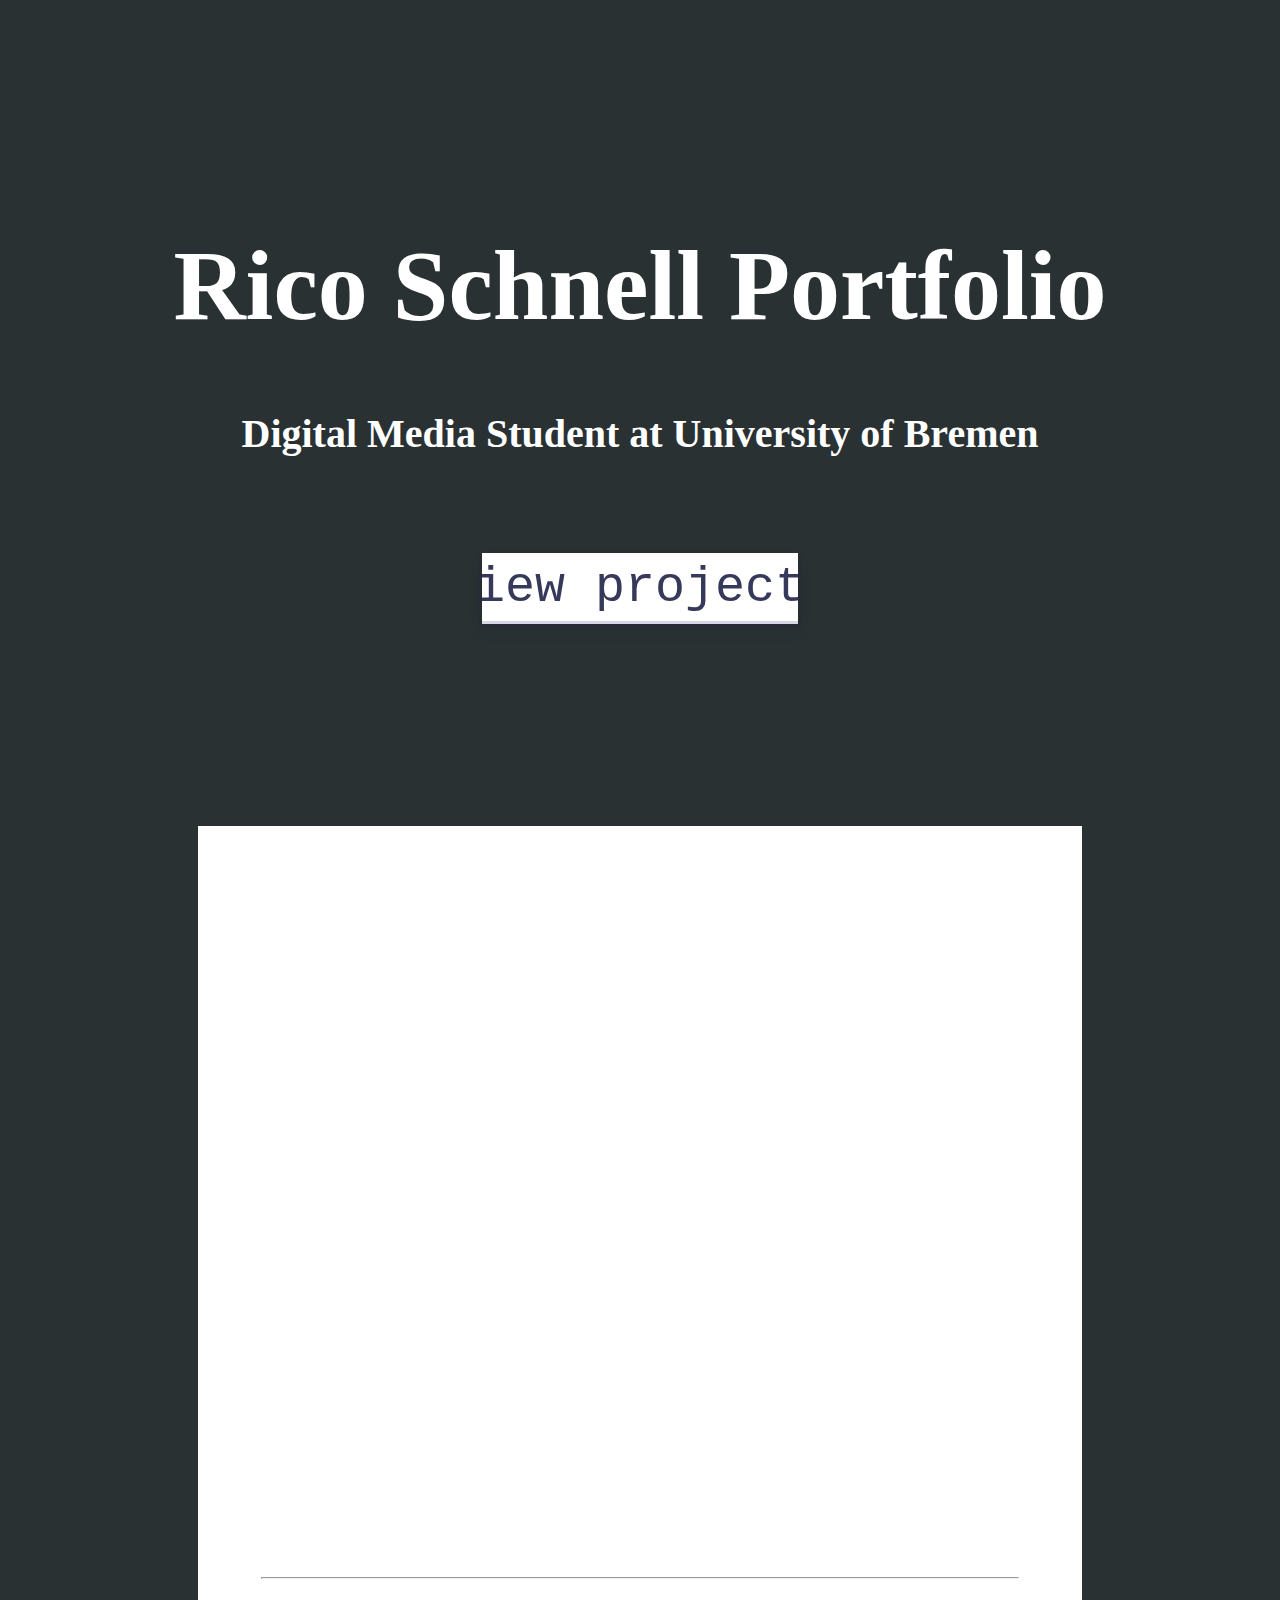
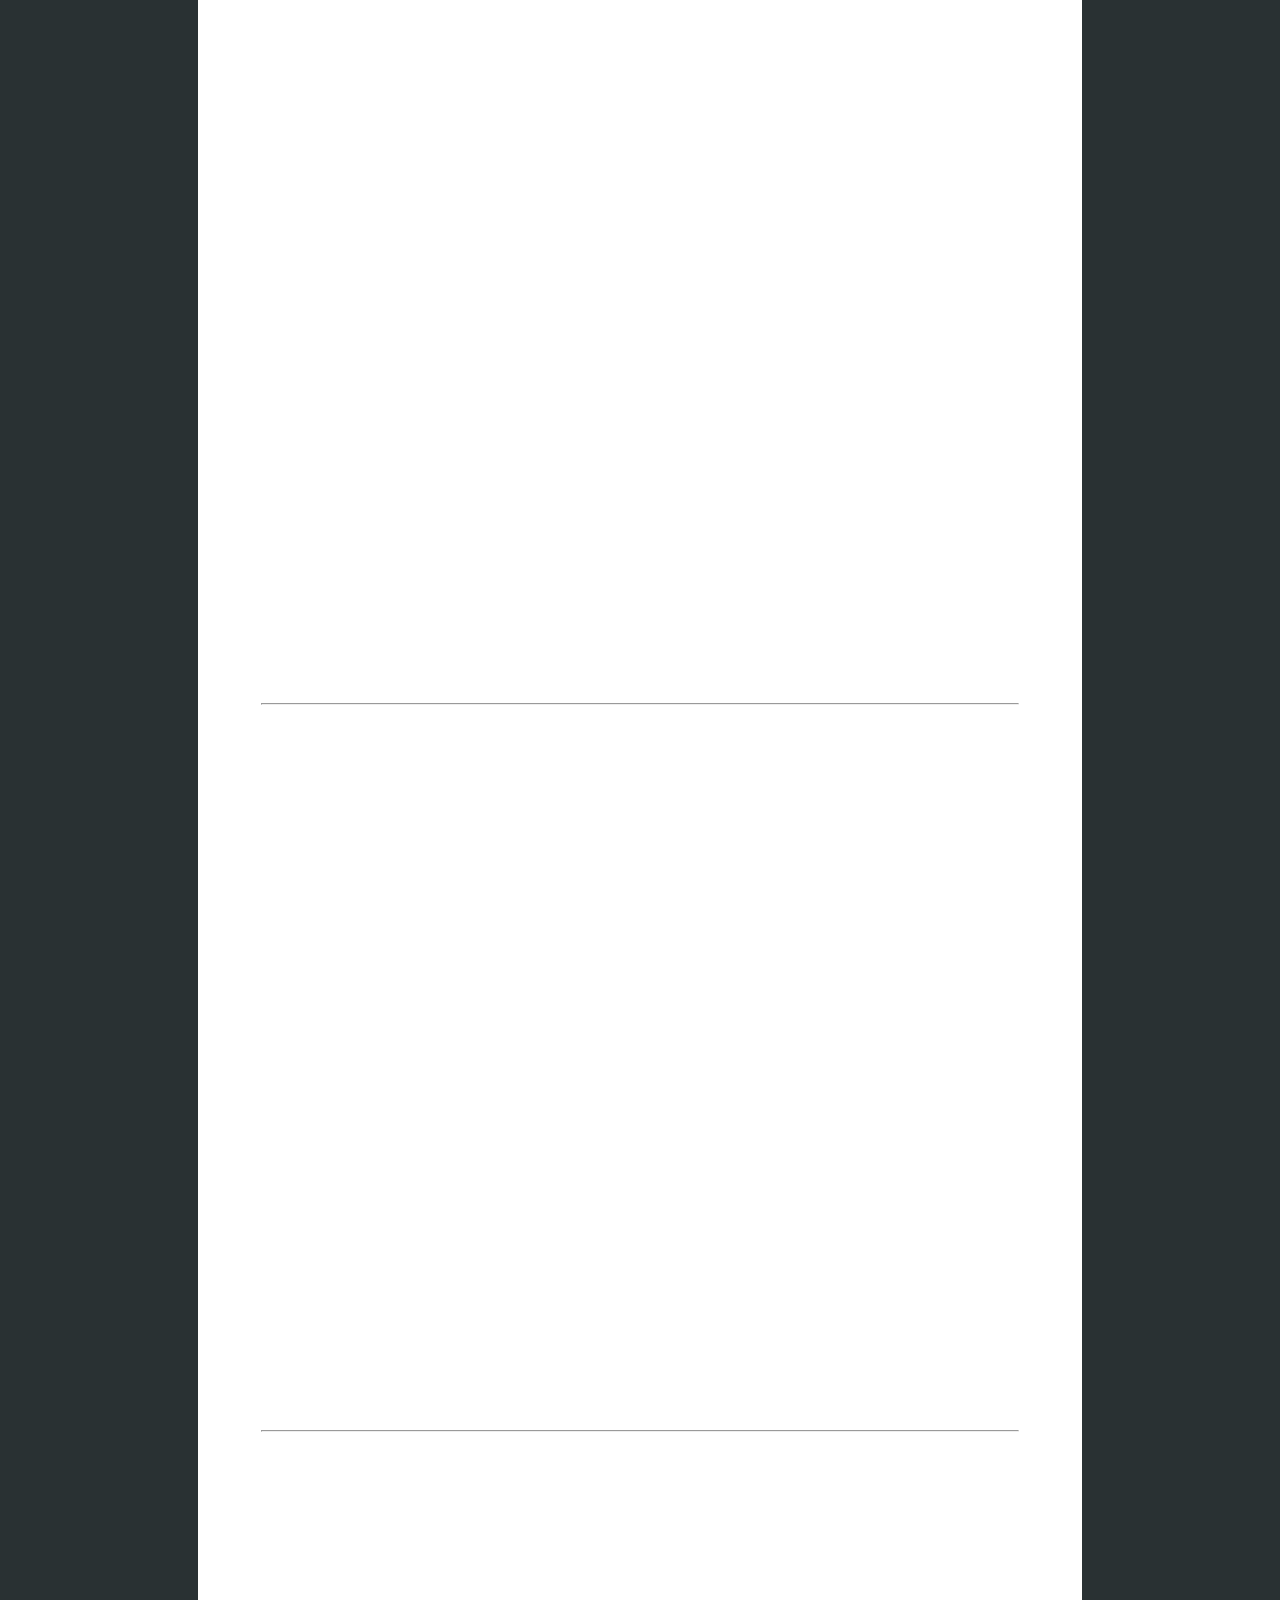
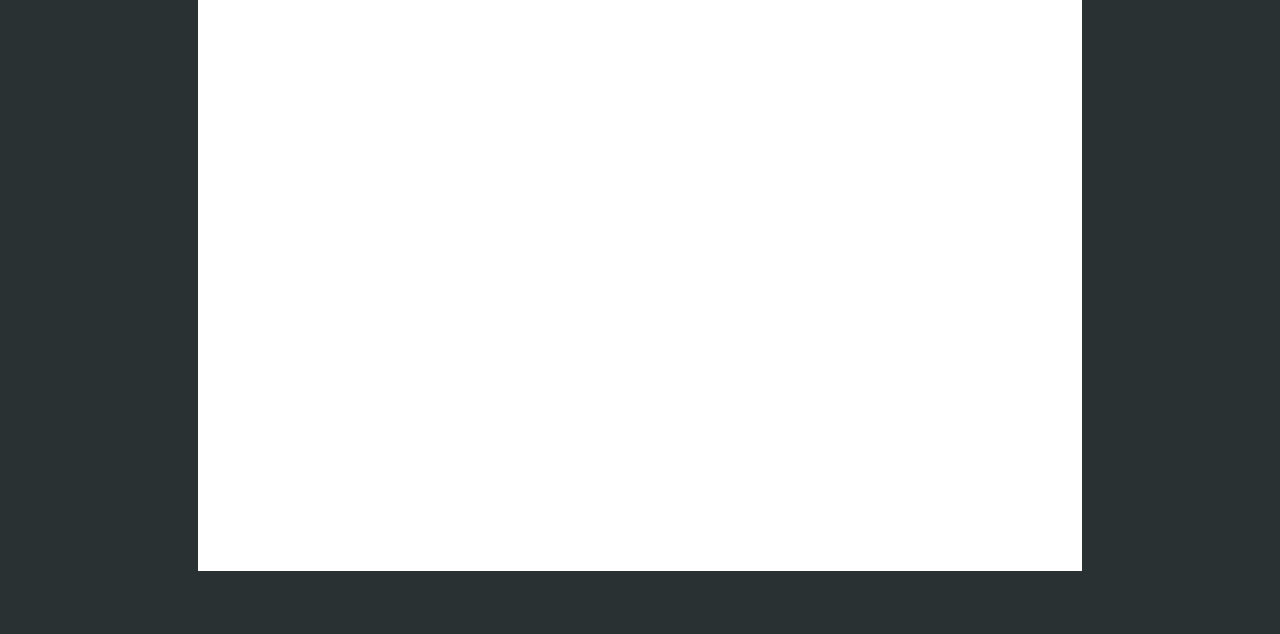
<file: index.html>
<html>
    <head>
        <title>
            Rico Schnell Portfolio
        </title>
        <meta charset="utf-8"/>
        <link rel="stylesheet" href="css/main.css"/>
        <link rel="stylesheet" href="https://cdnjs.cloudflare.com/ajax/libs/font-awesome/4.7.0/css/font-awesome.min.css">
        <script src="js/main.js" defer></script>
    </head>
    <body>
        <div id="intro" class="fade-in">
            <h1>Rico Schnell Portfolio</h1>
            <h2>Digital Media Student at University of Bremen</h2>
            <button style="margin-top: 5%;font-size: 50px;height:8% ;background-color: white; width: 25%; border-radius: 0%;" class="button-30" onClick="document.getElementById('main').scrollIntoView();"><a>view projects</a></button>
        </div>
        <div id="main">
            <button onclick="topFunction()" id="topButton" title="Go to top">Top</button>
            <br/>
            <div id="row" class="animation">
                <article id="left">
                    <h2 id="date">Summer 2021</h2>
                    <h3>
                        Bachelor Project
                        <a href="articleBachelorProject.html"> <img src="images/Horror.png"> </a>
                    </h3>            
                    <p>
                        In this project we developed a Horror Game at the University of Bremen in Unreal Engine 4. We learned several things about Game Development and working efficiently as a team
                    </p>
                    <h3>
                        <a href="articleBachelorProject.html">
                            <button class="button-30" role="button">View Project</button>
                        </a>
                    </h3>
                </article>
                <article id="right">
                    <h2 id="date">Winter 23/24</h2>
                    <h3>
                        Morse Code App
                        <a href="articleMorse.html"><img src="images/DitDahSearchFriend.png"></a>
                    </h3>
                    <p>
                        This is an App developed by me and two other students in a University 
                        module called Mobile App Development. 
                        Its main emphasis lied on developing an App with Flutter and Dart. 
                        But we also learned several things about UI/UX and about managing user 
                        data in a database.
                    </p>
                    <h3>
                        <a href="articleMorse.html">
                            <button class="button-30" role="button">View Project</button>
                        </a>
                    </h3>
                </article>
            </div>
            <hr>
            <div id="row" class="animation">
                <article id="left">
                    <h2 id="date"></h2>
                    <h3>
                        Working with servers
                        <img src="images/3682314_original.png">
                    </h3>
                    <p>
                        In another module at university I and another student developed 
                        a web application for a small web shop that needed to work with PHP 
                        and Javascript.
                        
                    </p>
                    <!--
                    <h3>
                        <a href="articleServers.html">
                            <button class="button-30" role="button">View Project</button>
                        </a>
                    </h3>
                    -->
                    
                    
                </article>
                <article id="right">
                    <h2 id="date"></h2>
                    <h3>
                        <a href="articleFigma.html" style="text-decoration: none;color: black;">
                            Prototyping with Figma
                        
                            <img src="images/smartphone 4.png">
                        </a>
                    </h3>
                    <p>
                        In several modules at university I gained experience with the 
                        prototyping software called Figma.
                    </p>
                    <h3>
                        <a href="articleFigma.html">
                            <button class="button-30" role="button">View Project</button>
                        </a>
                    </h3>
                </article>
            </div>
            <hr>
            <div id="row" class="animation">
                <article id="left">
                    <h2 id="date">Summer 2020</h2>
                    <h3>
                        Game Design in Media Project
                        <br>
                        <a href="articleMediaProject.html"> <img src="images/MediaProject.png" > </a>
                    </h3>
                    <p>
                        In the Module Media Project my team and I also developed a 
                        video game in Unreal Engine 4.
                    </p>
                    <h3>
                        <a href="articleMediaProject.html">
                            <button class="button-30" role="button">View Project</button>
                        </a>
                    </h3>
                </article>
                <article id="right">
                    <h2 id="date">Summer 2019</h2>
                    <h3>
                        Design Basics
                        <a href="articleDesignBasics.html">
                            <img src="images/fonts.png">
                        </a>
                    </h3>
                    <p>
                        In "Gestalterische Grundlagen 1" we had to develop a new 
                        font and used "Siebdruck" to display it at the end.
                    </p>
                    <h3>
                        <a href="articleDesignBasics.html">
                            <button class="button-30" role="button">View Project</button>
                        </a>
                    </h3>
                </article>
            </div>
            <hr>
            <div id="row" class="animation">
                <article id="middle">
                    <h2 id="date">June 20, 2023</h2>
                    <h3>
                        Bachelor Thesis: the Vanishing of Attention in the
                        Digital Revolution
                        <br>
                        <a href="articleBachelorThesis.html"> <img src="images/socialMediaThumbnail.png"> </a>

                    </h3>
                    <p>
                        My Bachelor's Thesis was conducted about the effects of Digital Media on the attention(-span)
                        of its users. 
                    </p>
                    <h3>
                        <a href="articleBachelorThesis.html">
                            <button class="button-30" role="button">View Project</button>
                        </a>
                    </h3>
                </article>    
            </div>
        </div>
    </body>
</html>
</file>
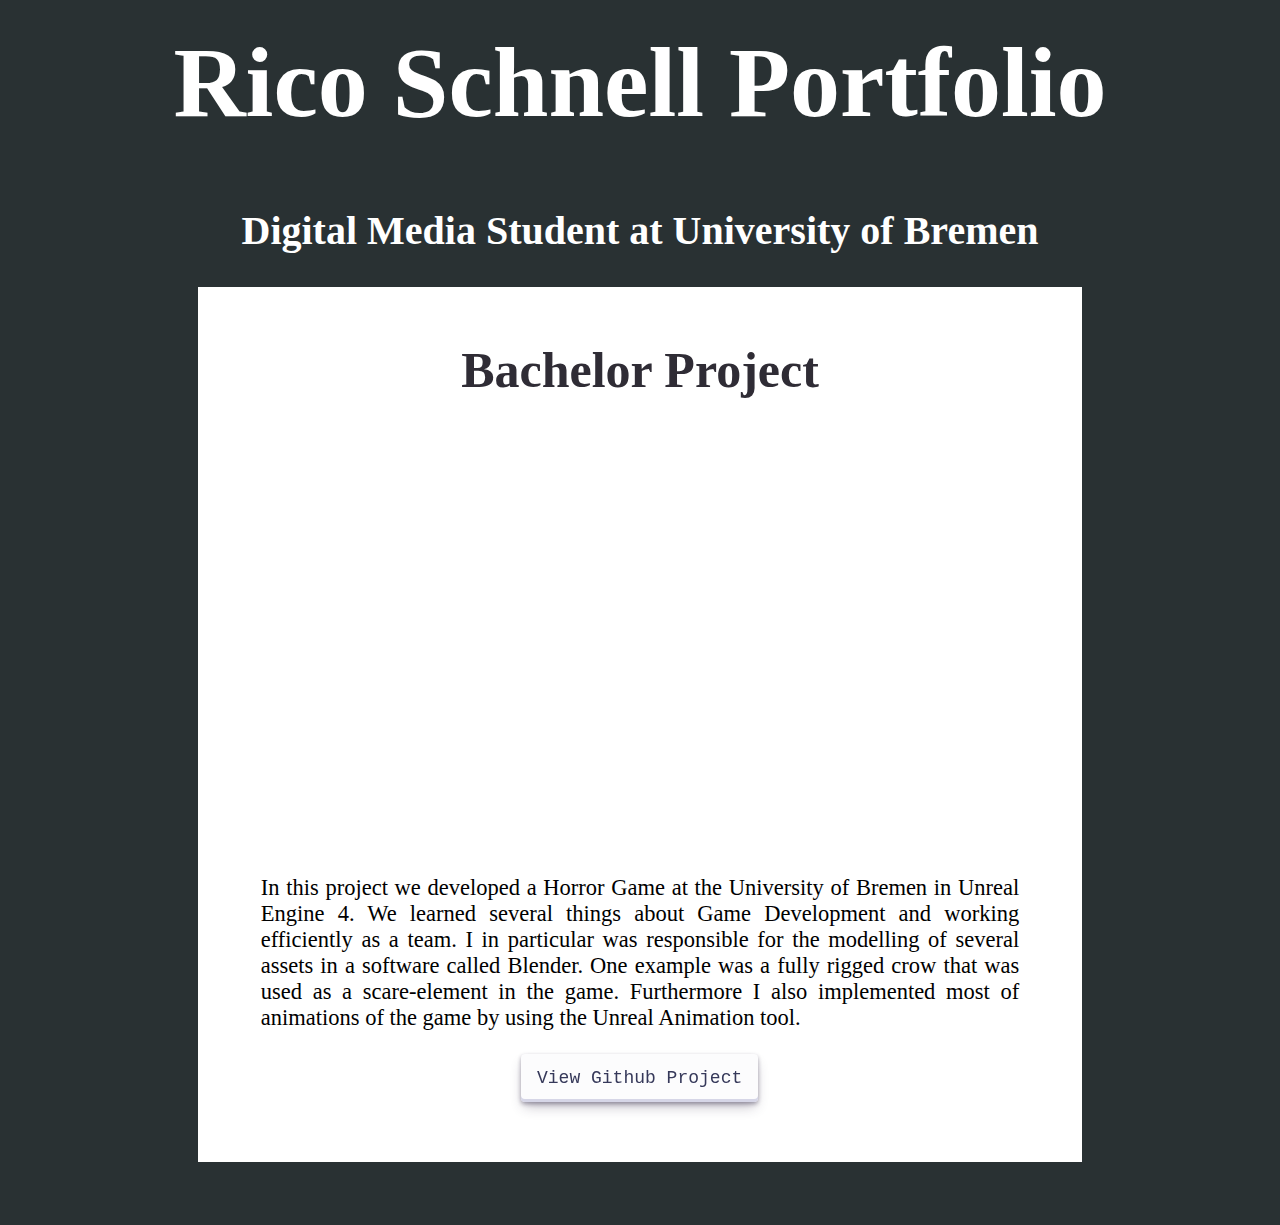
<file: articleBachelorProject.html>
<html>
    <head>
        <title>
            Rico Schnell Portfolio
        </title>
        <meta charset="utf-8"/>
        <link rel="stylesheet" href="css/article.css"/>

    </head>
    <body>
        <div id="intro">
            <a href="index.html" style="text-decoration: none; color:white">
                <h1>Rico Schnell Portfolio</h1>
                <h2>Digital Media Student at University of Bremen</h2>
            </a>
            
        </div>
        <div id="main">
            <div id="row">
                <article id="middle" class="main">
                    <h3 class="main">
                        Bachelor Project
                        <!--
                        <iframe width="745" height="345" src="https://www.youtube.com/embed/fHV3Noip2PU" title="Forgotten Darkness Trailer" frameborder="0" allow="accelerometer; autoplay; clipboard-write; encrypted-media; gyroscope; picture-in-picture; web-share" referrerpolicy="strict-origin-when-cross-origin" allowfullscreen></iframe>
                        -->
                        <div class="video-container">
                            <iframe width="560" height="315" src="https://www.youtube.com/embed/fHV3Noip2PU" frameborder="0" allow="accelerometer; autoplay; encrypted-media; gyroscope; picture-in-picture" allowfullscreen></iframe>
                        </div>
                    </h3>
                    <p>
                        In this project we developed a Horror Game at the University of Bremen 
                        in Unreal Engine 4. We learned several things about Game Development 
                        and working efficiently as a team.
                        I in particular was responsible for the modelling of several assets in a 
                        software called Blender. One example was a fully rigged crow that was used 
                        as a scare-element in the game. Furthermore I also implemented most of <thead>
                        animations of the game by using the Unreal Animation tool.
                        </thead>
                    </p>
                    <h3>
                        <a href="https://github.com/michaelcegielka/Alptraum" target="_blank">
                            <button class="button-30">View Github Project</button>
                        </a>
                    </h3>
                    
                </article>
            </div>
        </div>
      
        
    </body>
</html>
</file>
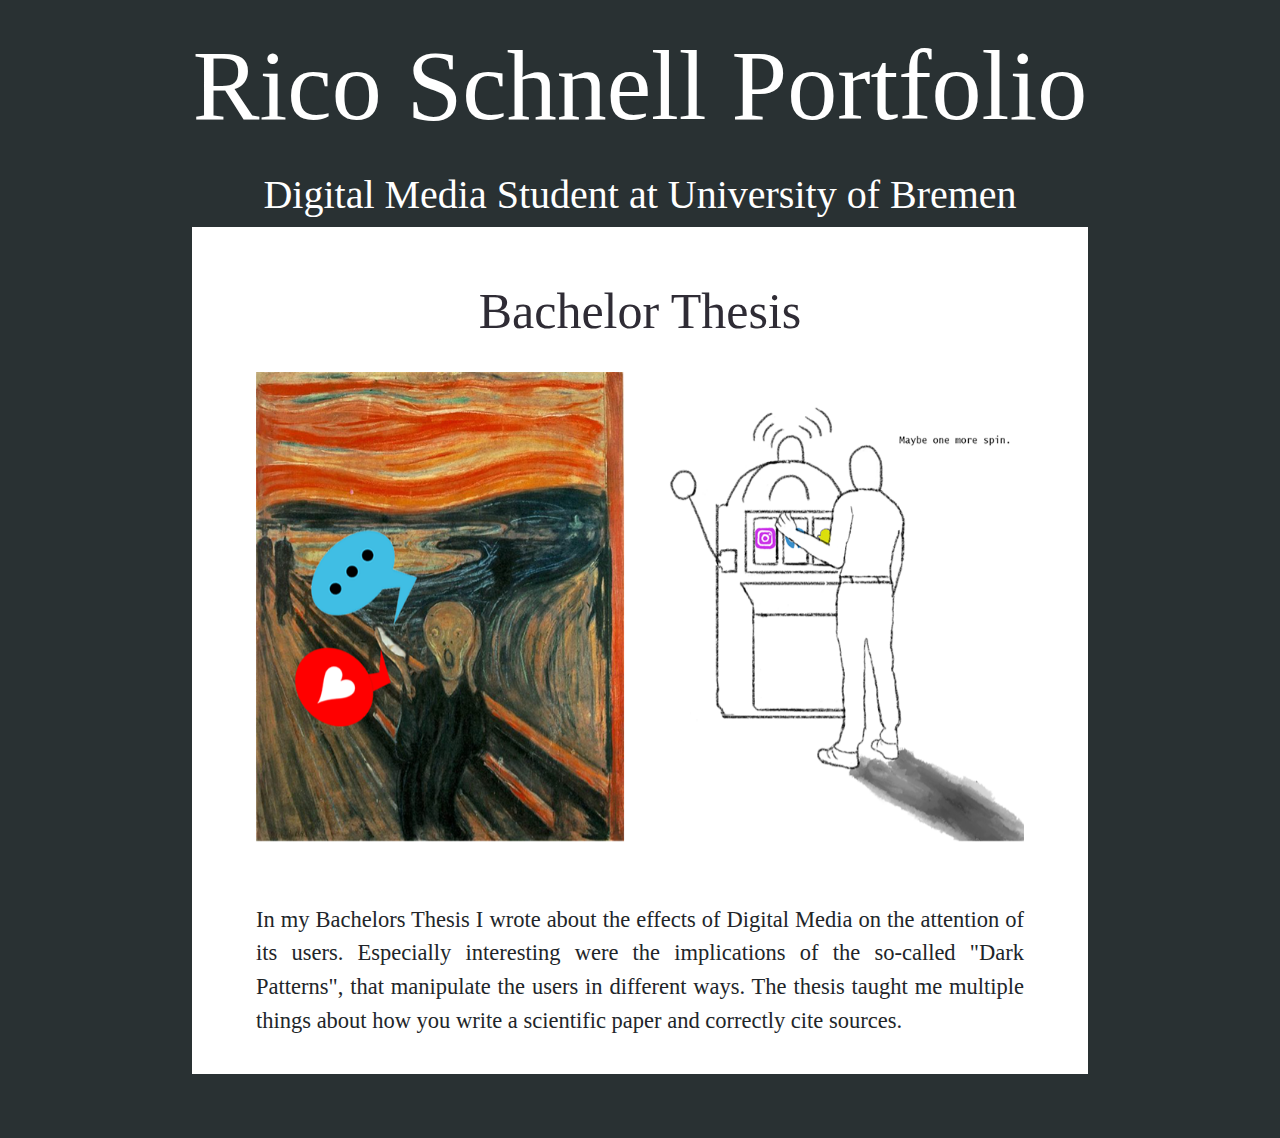
<file: articleBachelorThesis.html>
<html>
    <head>
        <title>
            Rico Schnell Portfolio
        </title>
        <meta charset="utf-8"/>
        <script src="https://cdn.jsdelivr.net/npm/bootstrap@5.3.3/dist/js/bootstrap.bundle.min.js" integrity="sha384-YvpcrYf0tY3lHB60NNkmXc5s9fDVZLESaAA55NDzOxhy9GkcIdslK1eN7N6jIeHz" crossorigin="anonymous"></script>
        <link href="https://cdn.jsdelivr.net/npm/bootstrap@5.3.3/dist/css/bootstrap.min.css" rel="stylesheet" integrity="sha384-QWTKZyjpPEjISv5WaRU9OFeRpok6YctnYmDr5pNlyT2bRjXh0JMhjY6hW+ALEwIH" crossorigin="anonymous">
        <link rel="stylesheet" href="css/article.css"/>

    </head>
    <body>
        <div id="intro">
            <a href="index.html" style="text-decoration: none; color:white">
                <h1>Rico Schnell Portfolio</h1>
                <h2>Digital Media Student at University of Bremen</h2>
            </a>
            
        </div>
        <div id="main">
            <div id="row">
                <article id="middle" class="main" >
                    <h3 class="main">
                        Bachelor Thesis
                        
                        <div id="carouselExample" class="carousel carousel-dark slide">
                            <div class="carousel-inner">
                              <div class="carousel-item active">
                                <img src="images/socialMediaThumbnail.png" class="d-block w-100" alt="...">
                              </div>
                             
                            </div>             
                    </h3>
                    
                    <p>
                       In my Bachelors Thesis I wrote about the effects of Digital Media 
                       on the attention of its users. Especially interesting were the 
                       implications of the so-called "Dark Patterns", that manipulate the 
                       users in different ways.
                       The thesis taught me multiple things about how you write a scientific
                       paper and correctly cite sources. 
                    </p>
                </article>
            </div>
        </div>
    </body>
</html>
</file>
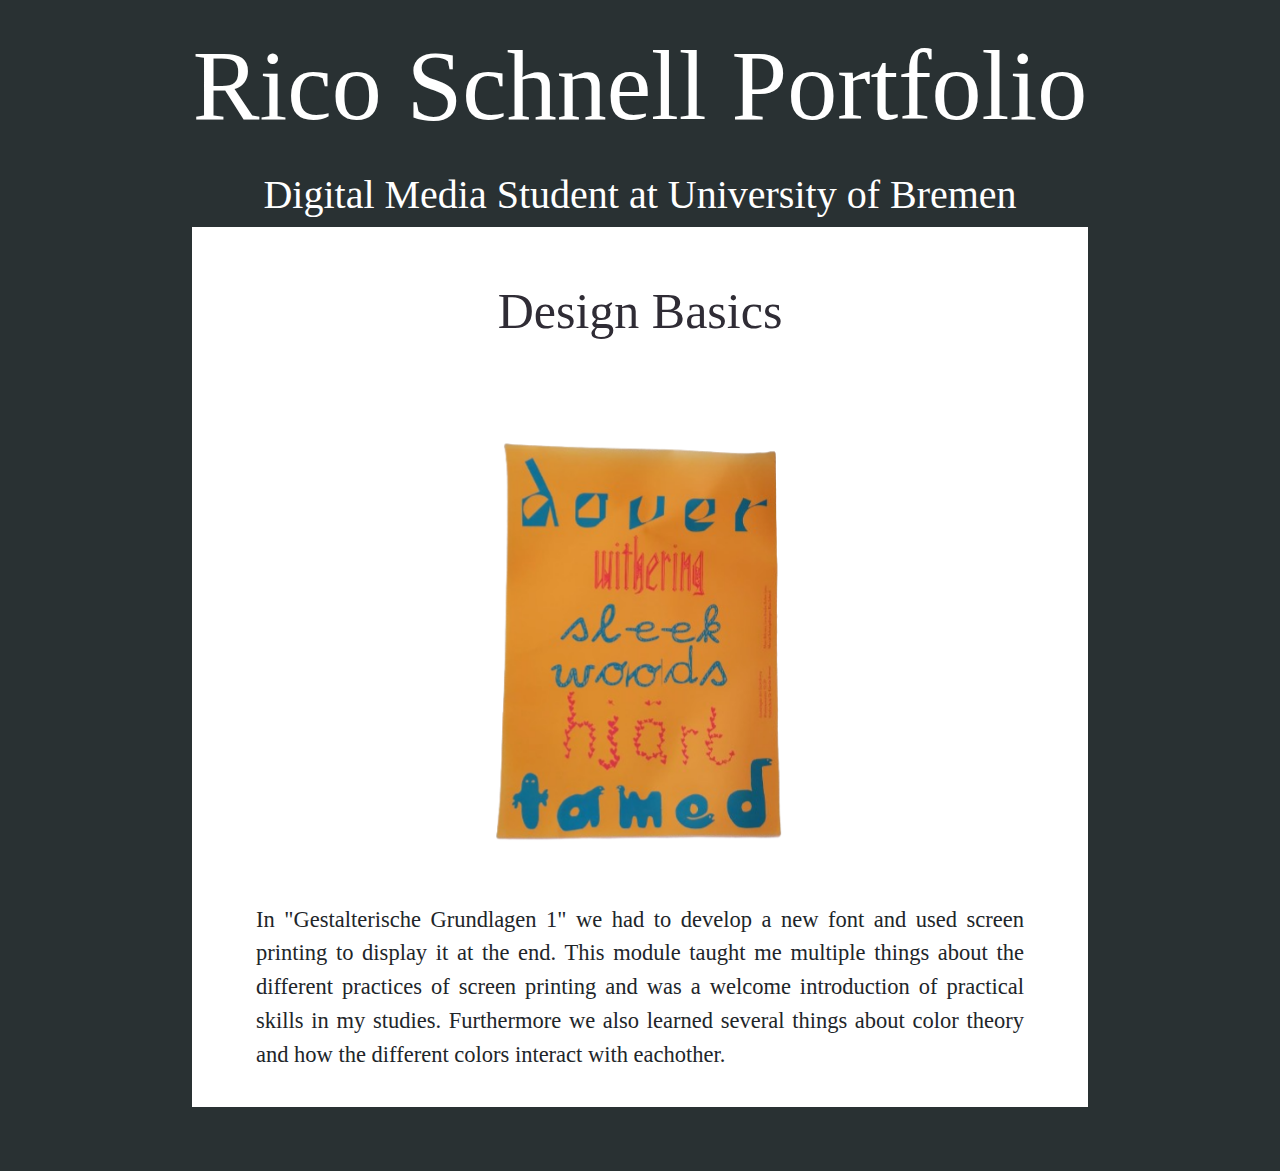
<file: articleDesignBasics.html>
<html>
    <head>
        <title>
            Rico Schnell Portfolio
        </title>
        <meta charset="utf-8"/>
        <script src="https://cdn.jsdelivr.net/npm/bootstrap@5.3.3/dist/js/bootstrap.bundle.min.js" integrity="sha384-YvpcrYf0tY3lHB60NNkmXc5s9fDVZLESaAA55NDzOxhy9GkcIdslK1eN7N6jIeHz" crossorigin="anonymous"></script>
        <link href="https://cdn.jsdelivr.net/npm/bootstrap@5.3.3/dist/css/bootstrap.min.css" rel="stylesheet" integrity="sha384-QWTKZyjpPEjISv5WaRU9OFeRpok6YctnYmDr5pNlyT2bRjXh0JMhjY6hW+ALEwIH" crossorigin="anonymous">
        <link rel="stylesheet" href="css/article.css"/>

    </head>
    <body>
        <div id="intro">
            <a href="index.html" style="text-decoration: none; color:white">
                <h1>Rico Schnell Portfolio</h1>
                <h2>Digital Media Student at University of Bremen</h2>
            </a>
            
        </div>
        <div id="main">
            <div id="row">
                <article id="middle" class="main" >
                    <h3 class="main">
                        Design Basics
                        
                        <div id="carouselExample" class="carousel carousel-dark slide">
                            <div class="carousel-inner">
                              <div class="carousel-item active">
                                <img src="images/fonts.png" class="d-block w-100" alt="...">
                              </div>
                             
                            </div>             
                    </h3>
                    
                    <p>
                        In "Gestalterische Grundlagen 1" we had to develop a new 
                        font and used screen printing to display it at the end.
                        This module taught me multiple things about the different practices 
                        of screen printing and was a welcome introduction of practical skills 
                        in my studies. Furthermore we also learned several things about color theory
                        and how the different colors interact with eachother. 
                    </p>
                </article>
            </div>
        </div>
    </body>
</html>
</file>
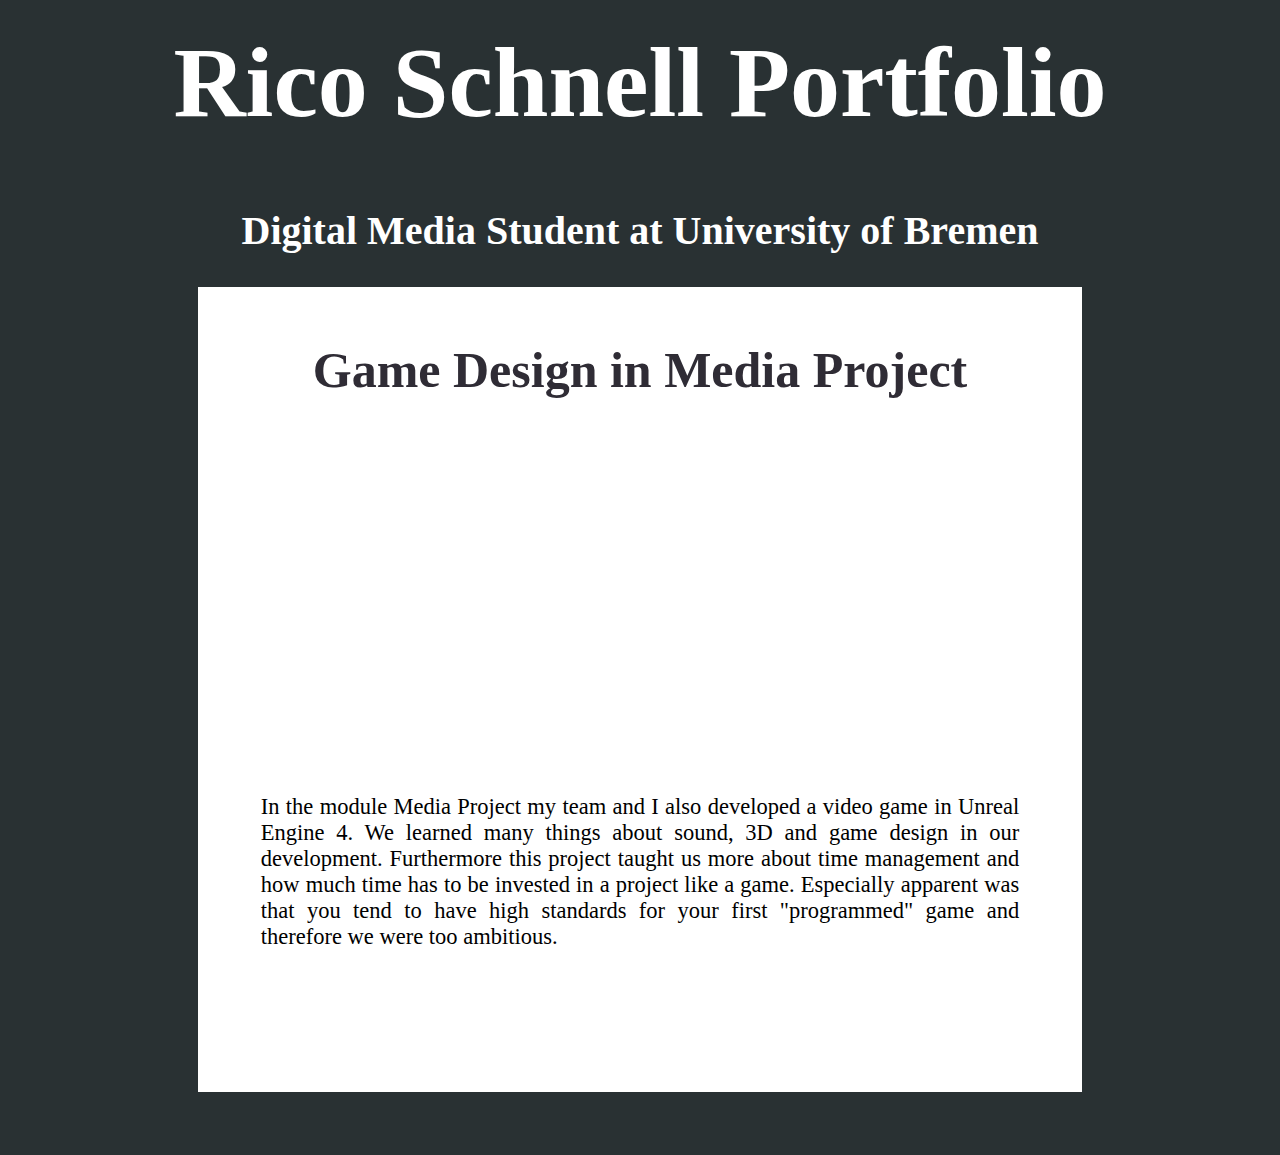
<file: articleMediaProject.html>
<html>
    <head>
        <title>
            Rico Schnell Portfolio
        </title>
        <meta charset="utf-8"/>
        <link rel="stylesheet" href="css/article.css"/>

    </head>
    <body>
        <div id="intro">
            <a href="index.html" style="text-decoration: none; color:white">
                <h1>Rico Schnell Portfolio</h1>
                <h2>Digital Media Student at University of Bremen</h2>
            </a>
            
        </div>
        <div id="main">
            <div id="row">
                <article id="middle" class="main" style="padding-bottom: 100px;">
                    <h3 class="main">
                        Game Design in Media Project
                        <iframe width="745" height="345" src="https://www.youtube.com/embed/a01nUOR7mSE" title="Magical Quarters - Test Play" frameborder="0" allow="accelerometer; autoplay; clipboard-write; encrypted-media; gyroscope; picture-in-picture; web-share" referrerpolicy="strict-origin-when-cross-origin" allowfullscreen></iframe>                 
                    </h3>
                    <p>
                        In the module Media Project my team and I also developed a 
                        video game in Unreal Engine 4. We learned many things about sound, 3D and game design in 
                        our development.
                        Furthermore this project taught us more about 
                        time management and how much time has to be invested in a project like a game.
                        Especially apparent was that you tend to have high standards for your first "programmed" game
                        and therefore we were too ambitious.
                    </p>
                </article>
            </div>
        </div>
      
        
    </body>
</html>
</file>
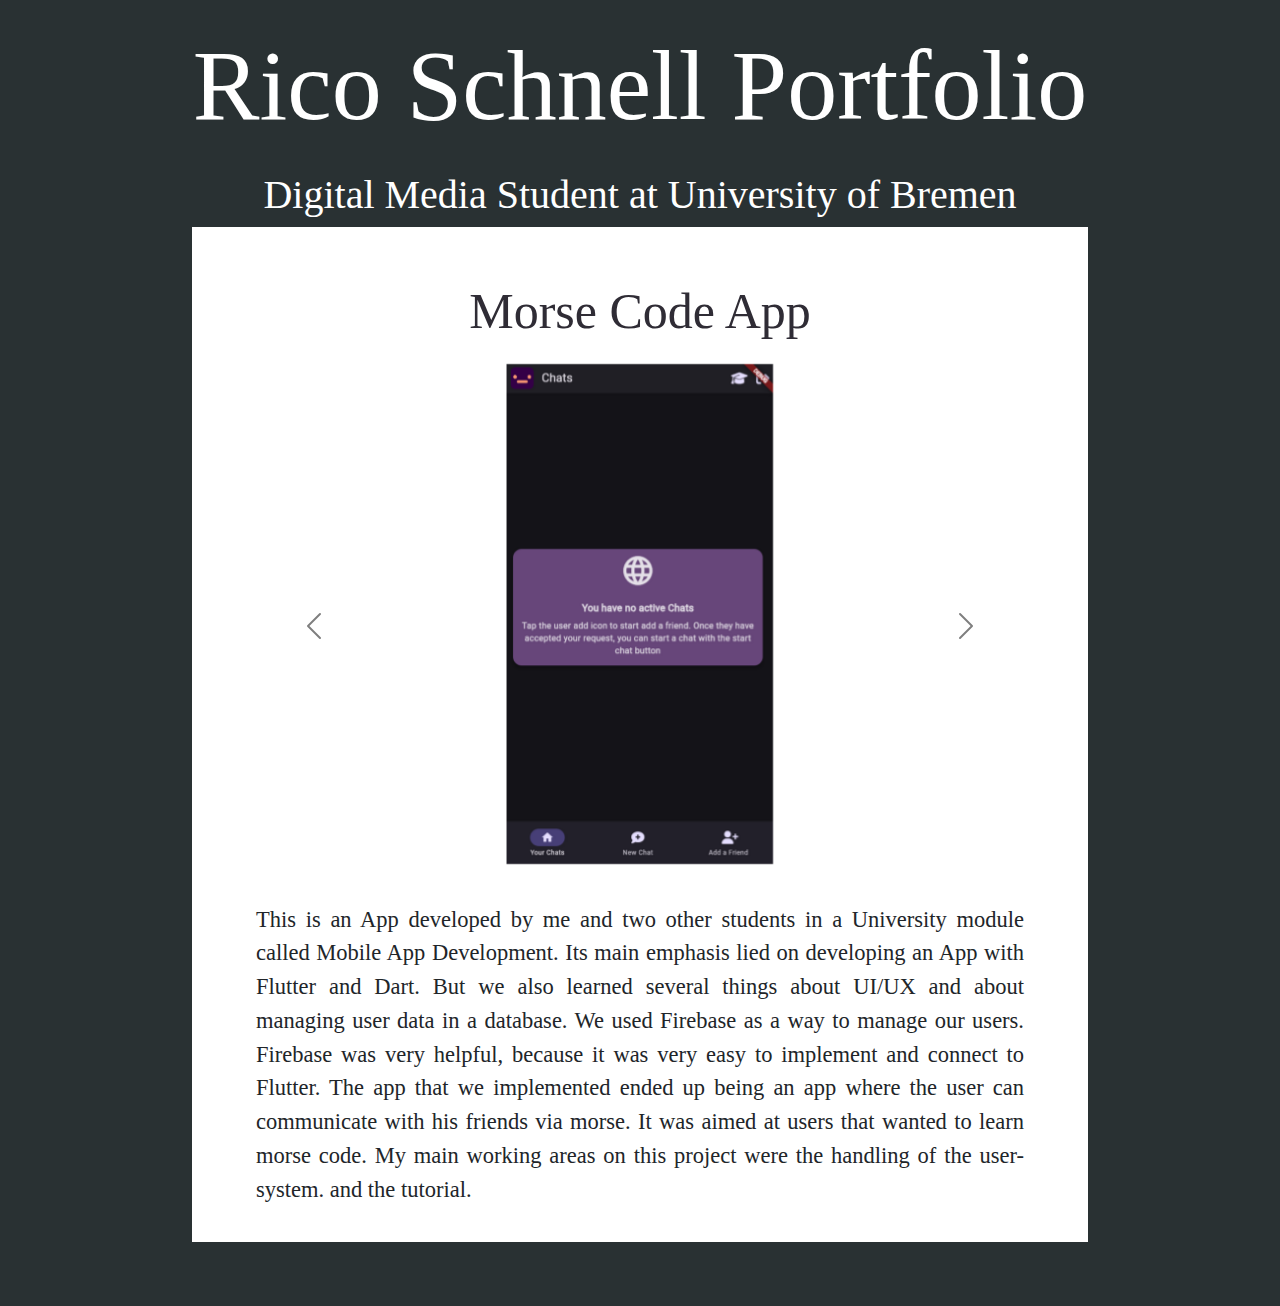
<file: articleMorse.html>
<html>
    <head>
        <title>
            Rico Schnell Portfolio
        </title>
        <meta charset="utf-8"/>
        <script src="https://cdn.jsdelivr.net/npm/bootstrap@5.3.3/dist/js/bootstrap.bundle.min.js" integrity="sha384-YvpcrYf0tY3lHB60NNkmXc5s9fDVZLESaAA55NDzOxhy9GkcIdslK1eN7N6jIeHz" crossorigin="anonymous"></script>
        <link href="https://cdn.jsdelivr.net/npm/bootstrap@5.3.3/dist/css/bootstrap.min.css" rel="stylesheet" integrity="sha384-QWTKZyjpPEjISv5WaRU9OFeRpok6YctnYmDr5pNlyT2bRjXh0JMhjY6hW+ALEwIH" crossorigin="anonymous">
        <link rel="stylesheet" href="css/article.css"/>

    </head>
    <body>
        <div id="intro">
            <a href="index.html" style="text-decoration: none; color:white">
                <h1>Rico Schnell Portfolio</h1>
                <h2>Digital Media Student at University of Bremen</h2>
            </a>
            
        </div>
        <div id="main">
            <div id="row">
                <article id="middle" class="main">
                    <h3 class="main">
                        Morse Code App                    
                    </h3>
                    <div id="carouselExample" class="carousel carousel-dark slide">
                        <div class="carousel-inner">
                          <div class="carousel-item active">
                            <img src="images/ditDah.png" class="d-block w-100" alt="...">
                          </div>
                          <div class="carousel-item">
                            <img src="images/DitDahChat.jpg" class="d-block w-100" alt="...">
                          </div>
                          <div class="carousel-item">
                            <img src="images/DitDahInApp.jpg" class="d-block w-100" alt="...">
                          </div>
                          <div class="carousel-item">
                            <img src="images/DitDahSearchFriend.png" class="d-block w-100" alt="...">
                          </div>
                          <div class="carousel-item">
                            <img src="images/DitDahInApp.png" class="d-block w-100" alt="...">
                          </div>
                          <div class="carousel-item">
                            <img src="images/ditDahTutorial.png" class="d-block w-100" alt="...">
                          </div>
                          <div class="carousel-item">
                            <img src="images/FirebaseDitDah1.png" class="d-block w-100" alt="...">
                          </div>
                          <div class="carousel-item">
                            <img src="images/firebaseDitdah2.png" class="d-block w-100" alt="...">
                          </div>
                        </div>
                        <button class="carousel-control-prev" type="button" data-bs-target="#carouselExample" data-bs-slide="prev">
                          <span class="carousel-control-prev-icon" aria-hidden="true"></span>
                          <span class="visually-hidden">Previous</span>
                        </button>
                        <button class="carousel-control-next"   type="button" data-bs-target="#carouselExample" data-bs-slide="next">
                          <span class="carousel-control-next-icon"  aria-hidden="true"></span>
                          <span class="visually-hidden" >Next</span>
                        </button>
                      </div>
                    <!--
                    <img class="mySlides" src="images/ditDah.png">
                    <img class="mySlides" src="images/DitDahChat.jpg">
                    <img class="mySlides" src="images/DitDahInApp.jpg">
                    <img class="mySlides" src="images/DitDahInApp.png">
                    <img class="mySlides" src="images/DitDahSearchFriend.png">
                    <img class="mySlides" src="images/ditDahTutorial.png">
                    <img class="mySlides" src="images/FirebaseDitDah1.png">
                    <img class="mySlides" src="images/firebaseDitdah2.png">
                    <button class="slidebutton" onclick="plusDivs(-1)">&#10094;</button>
                    <button class="slidebutton" onclick="plusDivs(+1)">&#10095;</button>
                    -->
                   
                    <p>
                        This is an App developed by me and two other students in a University 
                        module called Mobile App Development. 
                        Its main emphasis lied on developing an App with Flutter and Dart. 
                        But we also learned several things about UI/UX and about managing user 
                        data in a database. We used Firebase as a way to manage our users. Firebase
                        was very helpful, because it was very easy to implement and connect to 
                        Flutter.
                        The app that we implemented ended up being an app where the user can communicate
                        with his friends via morse. It was aimed at users that wanted to learn morse code.
                        My main working areas on this project were the handling of the user-system.
                        and the tutorial.

                    </p>
                </article>
            </div>
        </div>
        <script>
            var slideIndex = 1;
            showDivs(slideIndex);

            function plusDivs(n) {
                showDivs(slideIndex += n);
            }

            function showDivs(n) {
                var i;
                var x = document.getElementsByClassName("mySlides");
                if (n > x.length) {slideIndex = 1}
                if (n < 1) {slideIndex = x.length} ;
                for (i = 0; i < x.length; i++) {
                    x[i].style.display = "none";
                }
                x[slideIndex-1].style.display = "block";
            }
        </script>
        
    </body>
</html>
</file>
<file: css/main.css>
#intro {
    text-align: center;
    color: white;
    margin-top: 18%;
    margin-bottom: 16%;
  }

#main {
    background-color: rgb(255, 255, 255);
    margin-left: 15%;
    margin-right: 15%;
    padding-left: 5%;
    padding-right: 5%;
    padding-top: 0%;
    padding-bottom: 2%;
    margin-bottom: 5%;
}


#left{
    text-align: justify;
    display: inline-block;
    margin-right: 10px;
}

#right{
    text-align: justify;
    display:inline-block;
}

#middle{
    text-align: justify;
    display:inline-block;
    margin-left: 30%;
}

#topButton{
    display: none;
    position: fixed;
    bottom: 20px;
    right: 30px;
    z-index: 99;
    outline: none;
    background-color: grey;
    color: white;
    cursor: pointer;
    padding: 20px;
    border-radius: 18px;
    font-size: 20px;

}

#topButton:hover{
    background-color: #293133;
}

#date{
    text-align: center;
    font-size: 15px;
    font-weight: 10;
    font-family: 'Trebuchet MS', 'Lucida Sans Unicode', 'Lucida Grande', 'Lucida Sans', Arial, sans-serif
}

#row{
    display: flex;
    flex-direction: row;
    /*font-size: large;*/
    margin: 0%;
}

html{
    scroll-behavior: smooth;
}

h1{
    margin-top: 2%;
    font-size: 400px;
    font-family: 'Playfair Display';font-size: 100px;
}

h2 {
    margin-top: 2%;
    font-size: 40px;
    font-family: 'Playfair Display';
}

h3 {
    margin-top: 2%;
    font-size: 40px;
    text-align: center;
    color: rgb(47, 44, 53);
}


body {
    background-color: #293133;
    font-family: 'Open Sans';
    font-size: 22px;
}


img {
    margin-top: 2%;
    width: 100%;
    height: 50%;
    object-fit:scale-down;
    /*border: 2px solid #555;*/
}

hr{
    margin-bottom: 0%;
}

.button-30 {
  align-items: center;
  appearance: none;
  background-color: #FCFCFD;
  border-radius: 4px;
  border-width: 0;
  box-shadow: rgba(45, 35, 66, 0.4) 0 2px 4px,rgba(45, 35, 66, 0.3) 0 7px 13px -3px,#D6D6E7 0 -3px 0 inset;
  box-sizing: border-box;
  color: #36395A;
  cursor: pointer;
  display: inline-flex;
  font-family: "JetBrains Mono",monospace;
  height: 48px;
  justify-content: center;
  line-height: 1;
  list-style: none;
  overflow: hidden;
  padding-left: 16px;
  padding-right: 16px;
  position: relative;
  text-align: left;
  text-decoration: none;
  transition: box-shadow .15s,transform .15s;
  user-select: none;
  -webkit-user-select: none;
  touch-action: manipulation;
  white-space: nowrap;
  will-change: box-shadow,transform;
  font-size: 18px;
}

.button-30:focus {
  box-shadow: #D6D6E7 0 0 0 1.5px inset, rgba(45, 35, 66, 0.4) 0 2px 4px, rgba(45, 35, 66, 0.3) 0 7px 13px -3px, #D6D6E7 0 -3px 0 inset;
}

.button-30:hover {
  box-shadow: rgba(45, 35, 66, 0.4) 0 4px 8px, rgba(45, 35, 66, 0.3) 0 7px 13px -3px, #D6D6E7 0 -3px 0 inset;
  transform: translateY(-2px);
}

.button-30:active {
  box-shadow: #D6D6E7 0 3px 7px inset;
  transform: translateY(2px);
}



.animation {
    opacity: 0;
    transform: translateX(-200px);
    transition: all 0.7s ease-out;
    transition-delay: 0.4s;

}

.scroll-animation {
    opacity: 1;
    transform: translateX(0);
}


article {
    margin:20px;
    margin-top: 5%;
    margin-left: 5%;
    margin-right: 0%;
    margin-bottom: 10%;
    text-align: justify;
    width:45%;
    max-height:600px;
}
</file>
<file: css/article.css>
#intro {
    text-align: center;
    color: rgb(255, 255, 255);
    margin-bottom: 0%;
  }

#main {
    background-color: rgb(255, 255, 255);
    margin-left: 15%;
    margin-right: 15%;
    padding-left: 5%;
    padding-right: 5%;
    padding-top: 0%;
    padding-bottom: 0%;
    margin-bottom: 5%;
    height: auto;
    overflow: hidden;
}

p{
    font-size:150%;
    height: auto;
}
#left{
    text-align: justify;
    display: inline-block;
    margin-right: 10px;
    margin-left: 0px;
    
}

#right{
    text-align: justify;
    display:inline-block;
}

#middle{
    text-align: justify;
    display:inline-block;
    margin-left: 0%;
}

#date{
    text-align: center;
    font-size: 15px;
    font-weight: 10;
    font-family: 'Trebuchet MS', 'Lucida Sans Unicode', 'Lucida Grande', 'Lucida Sans', Arial, sans-serif
}

#row{
    float: left;
    display: flex;
    flex-direction: row;
    /*font-size: large;*/
    margin: 0%;
}

h1{
    margin-top: 2%;
    font-size: 100px;
}

h2 {
    margin-top: 2%;
    font-size: 40px;
}

h3 {
    margin-top: 2%;
    font-size: 40px;
    text-align: center;
    color: rgb(47, 44, 53);
    &.main{
        font-size: 50px;
    }
}


body {
    background-color: #293133;
    font-family: 'Open Sans';
    font-size: 15px;
}


img {
    transition: transform .2s;
    margin-top: 2%;
    width: 100px;
    height: 500px;
    object-fit:scale-down;
    margin-bottom: 5%;
    /*border: 2px solid #555;
    
    */
}

/*
img:hover{
    transform: scale(1.5);
}
*/

.video-container {
    position: relative;
    padding-bottom: 56.25%; /* 16:9 */
    height: 0;
  }
  .video-container iframe {
    position: absolute;
    top: 0;
    left: 0;
    width: 100%;
    height: 100%;
  }

  /*
iframe {
    margin-top: 2%;
    width: 100%;
    height: 125%;
    object-fit:scale-down;
    margin-top: 2%;
    /*border: 2px solid #555;
}

*/
button{
    transition-duration: 0.4s;
    cursor: pointer;
    text-align: center;
    color: black;
    
    &.slidebutton{
        margin-left: 30%;
        background-color: #293133;
        color: white;
    }
      &.slidebutton:hover {
        transform: translateY(-2px);
      }
 
}
article {
    margin:20px;
    margin-top: 5%;
    margin-left: 0%;
    margin-right: 0%;
    text-align: center;
    
    align-items: left;
    &.main{
        width: 300%;
    }
}

.button-30 {
    align-items: center;
    appearance: none;
    background-color: #FCFCFD;
    border-radius: 4px;
    border-width: 0;
    box-shadow: rgba(45, 35, 66, 0.4) 0 2px 4px,rgba(45, 35, 66, 0.3) 0 7px 13px -3px,#D6D6E7 0 -3px 0 inset;
    box-sizing: border-box;
    color: #36395A;
    cursor: pointer;
    display: inline-flex;
    font-family: "JetBrains Mono",monospace;
    height: 48px;
    justify-content: center;
    line-height: 1;
    list-style: none;
    overflow: hidden;
    padding-left: 16px;
    padding-right: 16px;
    position: relative;
    text-align: left;
    text-decoration: none;
    transition: box-shadow .15s,transform .15s;
    user-select: none;
    -webkit-user-select: none;
    touch-action: manipulation;
    white-space: nowrap;
    will-change: box-shadow,transform;
    font-size: 18px;
  }
  
  .button-30:focus {
    box-shadow: #D6D6E7 0 0 0 1.5px inset, rgba(45, 35, 66, 0.4) 0 2px 4px, rgba(45, 35, 66, 0.3) 0 7px 13px -3px, #D6D6E7 0 -3px 0 inset;
  }
  
  .button-30:hover {
    box-shadow: rgba(45, 35, 66, 0.4) 0 4px 8px, rgba(45, 35, 66, 0.3) 0 7px 13px -3px, #D6D6E7 0 -3px 0 inset;
    transform: translateY(-2px);
  }
  
  .button-30:active {
    box-shadow: #D6D6E7 0 3px 7px inset;
    transform: translateY(2px);
  }
</file>
